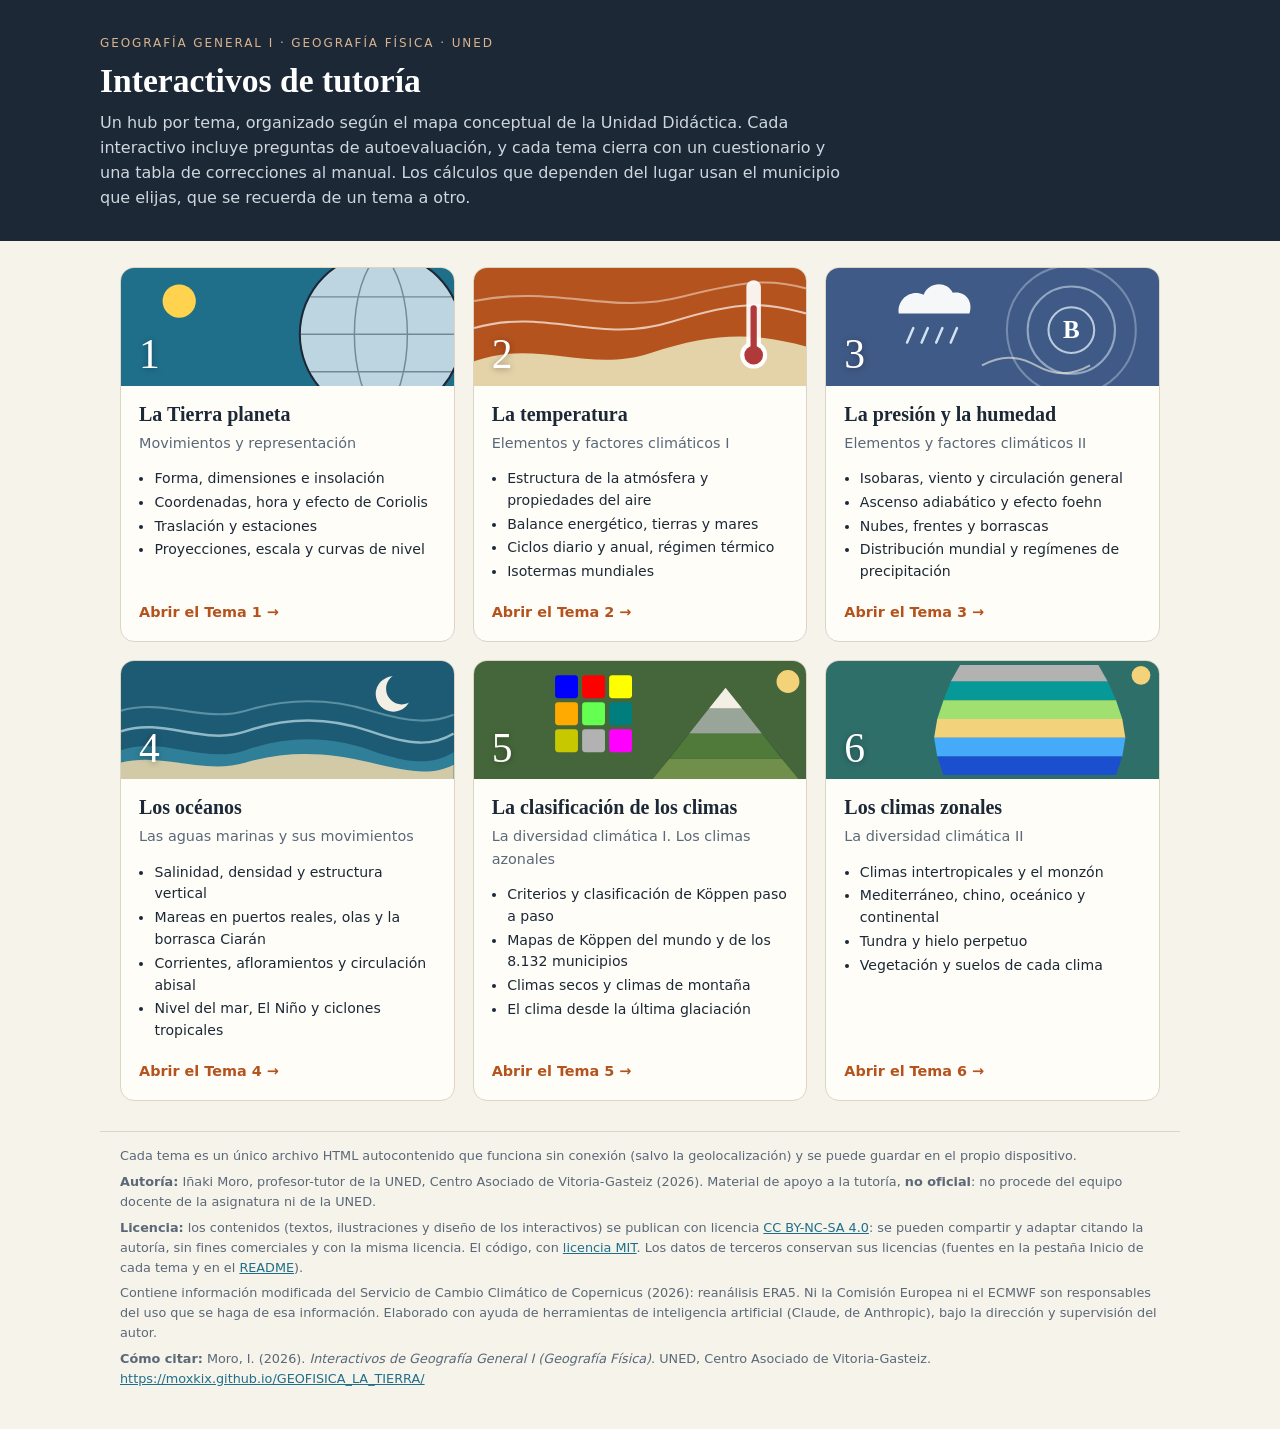
<file: index.html>
<!doctype html>
<html lang="es">
<head>
<meta charset="utf-8">
<meta name="viewport" content="width=device-width,initial-scale=1">
<title>Geografía Física · Interactivos</title>
<meta name="description" content="Interactivos de apoyo a la tutoría de Geografía General I (Geografía Física) del Grado en Geografía e Historia de la UNED, organizados por temas.">
<link rel="icon" href="data:image/svg+xml,%3Csvg xmlns='http://www.w3.org/2000/svg' viewBox='0 0 32 32'%3E%3Ccircle cx='16' cy='16' r='14' fill='%23cfe0ea' stroke='%231c2836' stroke-width='2'/%3E%3Cpath d='M2 16h28M16 2c-6 7-6 21 0 28M16 2c6 7 6 21 0 28' fill='none' stroke='%231c2836' stroke-width='1.5'/%3E%3C/svg%3E">
<meta name="author" content="Iñaki Moro">
<link rel="license" href="https://creativecommons.org/licenses/by-nc-sa/4.0/deed.es">
<meta name="copyright" content="© 2026 Iñaki Moro · contenidos CC BY-NC-SA 4.0 · código MIT">
<script>
  /* Enlaces antiguos al Tema 1 (antes publicado en la raíz): …/#estaciones → tema1/#estaciones */
  (function () {
    var t1 = ['inicio', 'forma', 'insolacion', 'coordenadas', 'hora', 'coriolis', 'estaciones', 'proyecciones', 'escala', 'relieve', 'cuestionario'];
    var h = location.hash.slice(1);
    if (h && t1.indexOf(h) >= 0) location.replace("tema1/index.html#" + h);
  })();
</script>
<style>:root{
  --paper:#f6f3ea; --card:#fffdf8; --ink:#1c2836; --muted:#5a6878; --line:#ddd5c3; --soft:#efe9da;
  --accent:#b4531d; --accent-soft:#f6e3d6; --blue:#1f6f8b; --blue-soft:#dcebf1;
  --ok:#2d7a4c; --ok-soft:#e1f1e6; --bad:#b0393a; --bad-soft:#f7e1df; --warn:#8a6512; --warn-soft:#f6edd2;
  --land:#e4d3a8; --ocean:#cfe0ea;
  --serif:"Iowan Old Style","Palatino Linotype",Palatino,"Book Antiqua",Georgia,serif;
  --sans:system-ui,-apple-system,"Segoe UI",Roboto,"Helvetica Neue",Arial,sans-serif;
  --mono:ui-monospace,"SF Mono",Menlo,Consolas,monospace;
  --r:10px;
}
*{box-sizing:border-box}
html{scroll-behavior:smooth}
body{margin:0;background:var(--paper);color:var(--ink);font:16px/1.55 var(--sans);-webkit-font-smoothing:antialiased}
h1,h2,h3,h4{font-family:var(--serif);font-weight:600;line-height:1.2;margin:0 0 .4em}
h2{font-size:1.7rem} h3{font-size:1.2rem;margin-top:.2em} h4{font-size:1.02rem}
p{margin:.4em 0 .8em}
a{color:var(--blue)}
button,input,select{font:inherit;color:inherit}
small,.small{font-size:.86rem;color:var(--muted)}
.num{font-variant-numeric:tabular-nums}

/* ---------- cabecera ---------- */
header.top{background:var(--ink);color:#f3efe4;padding:14px 20px 0;position:sticky;top:0;z-index:50;box-shadow:0 2px 10px rgba(0,0,0,.15)}
.top-row{display:flex;align-items:center;gap:16px;flex-wrap:wrap;max-width:1280px;margin:0 auto}
.brand{display:flex;flex-direction:column;flex:1;min-width:240px}
.brand .kicker{font-size:.72rem;letter-spacing:.14em;text-transform:uppercase;color:#d9b48f}
.brand .title{font-family:var(--serif);font-size:1.22rem;line-height:1.2}
.place-pill{display:flex;align-items:center;gap:8px;background:rgba(255,255,255,.08);border:1px solid rgba(255,255,255,.18);border-radius:999px;padding:5px 6px 5px 14px;cursor:pointer;color:#f3efe4;max-width:100%}
.place-pill:hover{background:rgba(255,255,255,.14)}
.place-pill .lbl{font-size:.72rem;opacity:.7;text-transform:uppercase;letter-spacing:.08em}
.place-pill b{font-weight:600;white-space:nowrap;overflow:hidden;text-overflow:ellipsis;max-width:240px}
.place-pill .chg{background:#d9b48f;color:var(--ink);border-radius:999px;padding:2px 10px;font-size:.8rem;font-weight:600}
nav.tabs{display:flex;gap:2px;overflow-x:auto;max-width:1280px;margin:12px auto 0;scrollbar-width:thin}
nav.tabs .grp{display:flex;flex-direction:column;flex:none}
nav.tabs .grp-name{font-size:.62rem;letter-spacing:.14em;text-transform:uppercase;color:#d9b48f;padding:0 10px;opacity:.85}
nav.tabs .grp-btns{display:flex;gap:2px}
nav.tabs button{background:transparent;border:0;color:#cfd6df;padding:7px 12px 10px;border-radius:8px 8px 0 0;cursor:pointer;white-space:nowrap;font-size:.93rem}
nav.tabs button:hover{color:#fff;background:rgba(255,255,255,.07)}
nav.tabs button[aria-selected=true]{background:var(--paper);color:var(--ink);font-weight:600}
nav.tabs .sep{width:1px;background:rgba(255,255,255,.15);margin:14px 6px 6px}

main{max-width:1280px;margin:0 auto;padding:22px 20px 60px}
section.tab{display:none}
section.tab.active{display:block;animation:fade .25s ease}
@keyframes fade{from{opacity:0;transform:translateY(4px)}to{opacity:1;transform:none}}

.intro{display:grid;grid-template-columns:1fr auto;gap:12px 24px;align-items:end;border-bottom:2px solid var(--ink);padding-bottom:12px;margin-bottom:18px}
.intro .lead{color:var(--muted);max-width:820px;margin:0}
.intro .ref{font-size:.8rem;color:var(--muted);text-align:right;border-left:3px solid var(--accent);padding-left:10px}
.intro .eyebrow{font-size:.75rem;letter-spacing:.14em;text-transform:uppercase;color:var(--accent);font-weight:600;margin-bottom:4px}

.card{background:var(--card);border:1px solid var(--line);border-radius:var(--r);padding:16px 18px;margin-bottom:18px}
.card>h3:first-child{margin-top:0}
.card .sub{color:var(--muted);font-size:.92rem;margin-top:-.2em}
.grid2{display:grid;grid-template-columns:minmax(0,1.35fr) minmax(0,1fr);gap:18px}
.grid2.even{grid-template-columns:1fr 1fr}
.grid3{display:grid;grid-template-columns:repeat(3,minmax(0,1fr));gap:14px}
@media (max-width:900px){.grid2,.grid2.even,.grid3{grid-template-columns:minmax(0,1fr)}.intro{grid-template-columns:1fr}.intro .ref{text-align:left}}

.viz{position:relative;width:100%}
.viz canvas,.viz svg{display:block;width:100%;height:auto;border-radius:8px}
.viz.framed canvas,.viz.framed svg{border:1px solid var(--line);background:#fff}
.hint{font-size:.82rem;color:var(--muted);margin:6px 0 0}
.hint::before{content:"↳ ";color:var(--accent)}

/* controles */
.ctrl{margin:0 0 12px}
.ctrl label,.ctrl .lab{display:flex;justify-content:space-between;gap:10px;font-size:.88rem;font-weight:600;margin-bottom:3px}
.ctrl label output,.ctrl .lab output{font-family:var(--mono);font-weight:500;color:var(--accent);font-size:.86rem}
input[type=range]{width:100%;accent-color:var(--accent)}
input[type=number],input[type=text],input[type=date],select{border:1px solid var(--line);border-radius:7px;padding:6px 9px;background:#fff;width:100%}
input:focus-visible,select:focus-visible,button:focus-visible{outline:2px solid var(--blue);outline-offset:2px}
.row{display:flex;gap:10px;align-items:center;flex-wrap:wrap}
.row>*{flex:1}
.seg{display:inline-flex;flex-wrap:wrap;border:1px solid var(--line);border-radius:8px;overflow:hidden;background:#fff}
.seg button{border:0;background:transparent;padding:6px 11px;cursor:pointer;font-size:.86rem;border-right:1px solid var(--line)}
.seg button:last-child{border-right:0}
.seg button[aria-pressed=true]{background:var(--ink);color:#fff}
.btn{border:1px solid var(--ink);background:var(--ink);color:#fff;border-radius:8px;padding:7px 14px;cursor:pointer;font-weight:600;font-size:.9rem}
.btn:hover{background:#2c3e53}
.btn.ghost{background:transparent;color:var(--ink)}
.btn.ghost:hover{background:var(--soft)}
.btn.acc{background:var(--accent);border-color:var(--accent)}
.btn.sm{padding:4px 10px;font-size:.82rem}
.chk{display:inline-flex;align-items:center;gap:6px;font-size:.88rem;margin-right:14px;cursor:pointer}
.chk input{accent-color:var(--accent)}

/* lecturas */
.readouts{display:grid;grid-template-columns:repeat(auto-fill,minmax(150px,1fr));gap:8px}
.ro{background:var(--soft);border-radius:8px;padding:8px 10px}
.ro .k{font-size:.72rem;text-transform:uppercase;letter-spacing:.06em;color:var(--muted)}
.ro .v{font-family:var(--serif);font-size:1.25rem;font-variant-numeric:tabular-nums}
.ro .v small{font-family:var(--sans)}
.ro.hl{background:var(--accent-soft)}
.ro.bl{background:var(--blue-soft)}
.formula{font-family:var(--serif);font-style:italic;background:var(--soft);padding:6px 10px;border-radius:6px;display:inline-block}

table.t{width:100%;border-collapse:collapse;font-size:.9rem}
table.t th,table.t td{border-bottom:1px solid var(--line);padding:7px 8px;text-align:left;vertical-align:top}
table.t th{font-size:.75rem;text-transform:uppercase;letter-spacing:.06em;color:var(--muted);font-weight:600}
table.t td.bad{color:var(--bad)} table.t td.good{color:var(--ok);font-weight:600}

/* notas de corrección */
.fix{border-left:4px solid var(--warn);background:var(--warn-soft);border-radius:0 8px 8px 0;padding:10px 14px;margin:0 0 16px;font-size:.92rem}
.fix .fh{font-weight:700;color:var(--warn);font-size:.78rem;text-transform:uppercase;letter-spacing:.08em;margin-bottom:4px}
.fix ul{margin:.2em 0;padding-left:1.2em}
.fix s{color:var(--bad);text-decoration-thickness:1.5px}
.info{border-left:4px solid var(--blue);background:var(--blue-soft);border-radius:0 8px 8px 0;padding:10px 14px;margin:0 0 16px;font-size:.92rem}

/* autoevaluación */
.selfcheck{background:var(--card);border:1px solid var(--line);border-top:4px solid var(--accent);border-radius:var(--r);padding:16px 18px;margin-top:8px}
.selfcheck>h3{display:flex;align-items:center;gap:10px}
.selfcheck>h3 .score{margin-left:auto;font-family:var(--sans);font-size:.85rem;font-weight:600;background:var(--soft);border-radius:999px;padding:3px 12px}
.q{border-top:1px solid var(--line);padding:12px 0}
.q:first-of-type{border-top:0}
.q .qt{font-weight:600;margin-bottom:8px}
.q .qt .n{color:var(--accent);margin-right:6px}
.opts{display:grid;gap:6px}
.opt{display:flex;gap:10px;align-items:flex-start;text-align:left;border:1px solid var(--line);background:#fff;border-radius:8px;padding:8px 11px;cursor:pointer;font-size:.93rem;line-height:1.4}
.opt:hover:not([disabled]){border-color:var(--ink)}
.opt .l{font-weight:700;color:var(--muted);min-width:1.1em}
.opt.ok{background:var(--ok-soft);border-color:var(--ok)}
.opt.ko{background:var(--bad-soft);border-color:var(--bad)}
.opt[disabled]{cursor:default}
.fb{margin-top:8px;font-size:.9rem;padding:8px 11px;border-radius:8px;display:none}
.fb.show{display:block}
.fb.ok{background:var(--ok-soft)} .fb.ko{background:var(--bad-soft)}
.fb b{display:block;margin-bottom:2px}
details.open-q{border:1px solid var(--line);border-radius:8px;padding:8px 12px;margin:8px 0;background:#fff}
details.open-q summary{cursor:pointer;font-weight:600}
details.open-q .ans{margin-top:8px;font-size:.93rem;border-top:1px dashed var(--line);padding-top:8px}

/* buscador municipio */
.modal-bg{position:fixed;inset:0;background:rgba(20,28,40,.55);z-index:100;display:none;align-items:flex-start;justify-content:center;padding:8vh 16px}
.modal-bg.show{display:flex}
.modal{background:var(--card);border-radius:14px;max-width:560px;width:100%;padding:20px 22px;box-shadow:0 20px 50px rgba(0,0,0,.3)}
.modal h3{margin-top:0}
.sugg{list-style:none;margin:8px 0 0;padding:0;border:1px solid var(--line);border-radius:8px;max-height:300px;overflow:auto;background:#fff}
.sugg li{padding:8px 12px;cursor:pointer;border-bottom:1px solid var(--soft);display:flex;justify-content:space-between;gap:10px}
.sugg li:last-child{border-bottom:0}
.sugg li:hover,.sugg li.sel{background:var(--accent-soft)}
.sugg li small{white-space:nowrap}
.modal .alt{display:flex;gap:8px;margin-top:14px;flex-wrap:wrap;align-items:flex-end}
.modal .alt>div{flex:1;min-width:100px}

/* inicio */
.hero{display:grid;grid-template-columns:minmax(0,1fr) minmax(0,2.6fr);gap:18px;align-items:start;margin-bottom:18px}
.toc3{grid-template-columns:repeat(auto-fill,minmax(230px,1fr))}
@media (max-width:900px){.hero{grid-template-columns:1fr}}
.cmap svg{width:100%;height:auto}
.cmap .node{cursor:pointer}
.cmap .node rect{fill:#fff;stroke:var(--ink);stroke-width:1.2;transition:fill .15s}
.cmap .node:hover rect{fill:var(--accent-soft)}
.cmap .node text{font-family:var(--sans);font-size:13.5px;fill:var(--ink);pointer-events:none}
.cmap .node.root rect{fill:var(--ink)} .cmap .node.root text{fill:#fff;font-weight:700}
.cmap .node.hub rect{fill:var(--soft)}
.cmap .node.dis{cursor:default}.cmap .node.dis rect,.cmap .node.dis:hover rect{fill:#f3f0e8;stroke:#b7ae9c;stroke-dasharray:4 3}.cmap .node.dis text{fill:#8a8272}
.cmap .node.ext rect{stroke:var(--blue);stroke-dasharray:5 3}
.cmap .node text.tag{font-size:9.5px;fill:var(--blue);font-weight:700;letter-spacing:.04em}
.tlegend{margin-top:6px}
.wide-svg{overflow-x:auto}
@media (max-width:700px){.wide-svg svg{min-width:640px}}
.chipbar{display:flex;flex-wrap:wrap;gap:6px}
.chipbar .chip{font-family:var(--sans);font-size:.82rem;padding:4px 10px}
.flowtable td.n{text-align:right;font-variant-numeric:tabular-nums;white-space:nowrap}
.cmap .edge{stroke:#8a96a3;stroke-width:1.2;fill:none}
.cmap .tag{font-size:10px;fill:var(--accent);font-weight:700;letter-spacing:.04em}
.toc{display:grid;gap:8px}
.toc a{display:grid;grid-template-columns:32px 1fr;gap:10px;align-items:center;text-decoration:none;color:var(--ink);background:var(--card);border:1px solid var(--line);border-radius:10px;padding:9px 12px}
.toc a:hover{border-color:var(--accent)}
.toc a .i{font-family:var(--serif);font-size:1.3rem;color:var(--accent);text-align:center}
.toc a .d{font-size:.83rem;color:var(--muted)}
footer{border-top:1px solid var(--line);margin-top:30px;padding-top:14px;font-size:.8rem;color:var(--muted)}
.site-foot{max-width:1280px;margin:-30px auto 0;padding:14px 20px 40px;font-size:.78rem;line-height:1.5;color:var(--muted);border-top:1px solid var(--line)}
.site-foot p{margin:0 0 6px}.site-foot a{color:inherit}

.tooltip{position:absolute;pointer-events:none;background:var(--ink);color:#fff;font-size:.8rem;padding:5px 8px;border-radius:6px;white-space:nowrap;transform:translate(-50%,-120%);display:none;z-index:5;font-variant-numeric:tabular-nums}
.badge{display:inline-block;font-size:.72rem;font-weight:700;padding:2px 8px;border-radius:999px;background:var(--soft);color:var(--muted);text-transform:uppercase;letter-spacing:.05em;margin-right:4px}
.badge.c{background:#e2ecf8;color:#24538a}.badge.e{background:#e3f1e3;color:#2d6a3a}.badge.q{background:#f6e7d6;color:#8a4b14}.badge.n{background:#eee;color:#666}
.legend{display:flex;flex-wrap:wrap;gap:12px;font-size:.8rem;color:var(--muted);margin-top:6px}
.legend i{display:inline-block;width:14px;height:4px;border-radius:2px;vertical-align:middle;margin-right:5px}
.kbd{font-family:var(--mono);font-size:.8rem;background:var(--soft);border:1px solid var(--line);border-radius:4px;padding:0 5px}
.clock{font-family:var(--serif);font-size:2rem;font-variant-numeric:tabular-nums;line-height:1}
.pill{display:inline-block;border-radius:999px;padding:2px 10px;font-size:.8rem;font-weight:600}
.pill.ok{background:var(--ok-soft);color:var(--ok)}.pill.ko{background:var(--bad-soft);color:var(--bad)}
.sortlist{display:flex;flex-wrap:wrap;gap:8px;min-height:46px;padding:8px;border:1px dashed var(--line);border-radius:8px;background:#fff}
.chip{border:1px solid var(--ink);border-radius:8px;padding:5px 10px;background:#fff;cursor:pointer;font-family:var(--mono);font-size:.88rem}
.chip.sel{background:var(--ink);color:#fff}
.chip.ok{border-color:var(--ok);background:var(--ok-soft)} .chip.ko{border-color:var(--bad);background:var(--bad-soft)}
.exam-nav{display:flex;gap:10px;align-items:center;justify-content:space-between;flex-wrap:wrap;margin-top:14px}
.result-box{text-align:center;padding:20px;border-radius:12px;background:var(--soft);margin-bottom:12px}
.result-box .big{font-family:var(--serif);font-size:3rem;line-height:1}
@media print{header.top,nav.tabs{display:none}section.tab{display:block!important}}
.brand .kicker .home-link{color:#f3efe4;text-decoration:none;font-weight:700;border-bottom:1px solid rgba(243,239,228,.4)}
.brand .kicker .home-link:hover{border-bottom-color:#f3efe4}
@media (max-width:700px){header.top{position:static}.brand .kicker{font-size:0;letter-spacing:0}.brand .kicker .home-link{font-size:.75rem;letter-spacing:.1em}.brand .title{font-size:1.05rem}main{padding:16px 12px 50px}.site-foot{padding:12px 12px 34px}h2{font-size:1.4rem}.card{padding:14px 12px}}
.ro.wide{grid-column:1/-1}.ro.wide .v{font-size:1.1rem}

/* Köppen (temas 5 y 6) */
.kchip{display:inline-block;font-family:var(--mono);font-weight:700;border-radius:6px;padding:1px 7px;border:1px solid rgba(28,40,54,.25);font-size:.92em;line-height:1.5}
.kchip.big{font-size:1.9rem;padding:2px 14px;border-radius:10px}
.ktrace{list-style:none;counter-reset:k;margin:6px 0 0;padding:0}
.ktrace li{counter-increment:k;position:relative;border-left:3px solid var(--line);padding:5px 0 7px 30px;margin:0}
.ktrace li::before{content:counter(k);position:absolute;left:-12px;top:5px;width:21px;height:21px;border-radius:50%;background:var(--card);border:2px solid var(--line);font-size:.75rem;font-weight:700;text-align:center;line-height:17px;color:var(--muted)}
.ktrace li.yes{border-left-color:var(--ok)}.ktrace li.yes::before{border-color:var(--ok);color:var(--ok)}
.ktrace li .q{font-weight:600;font-size:.9rem}.ktrace li .a{font-size:.86rem;color:var(--muted);font-variant-numeric:tabular-nums}
.optbox{border:1px solid var(--line);border-radius:8px;padding:6px 12px;margin:0 0 14px;background:#fff}
.optbox summary{cursor:pointer;font-weight:600;font-size:.9rem}
.optgrid{display:grid;grid-template-columns:repeat(auto-fit,minmax(230px,1fr));gap:12px;margin-top:10px}
.optgrid .k{font-size:.8rem;font-weight:600;margin-bottom:4px}.optgrid .small{margin:.4em 0 0;font-size:.78rem}
.klegend{display:grid;gap:4px;font-size:.8rem}
.kl-row{display:flex;flex-wrap:wrap;gap:4px;align-items:center}
.kl-g{font-family:var(--serif);font-weight:700;width:18px}
.kl-i{display:inline-flex;align-items:center;gap:4px;border:1px solid var(--line);background:#fff;border-radius:6px;padding:1px 6px;font-family:var(--mono);font-size:.78rem;cursor:pointer}
.kl-i[disabled]{cursor:default}.kl-i.on{border-color:var(--ink);background:var(--soft)}
.kl-i i{display:inline-block;width:12px;height:12px;border-radius:3px;border:1px solid rgba(28,40,54,.3)}
.kletters{font-size:.9rem;color:var(--muted)}.kletters b{font-family:var(--mono);color:var(--ink)}
.vs{display:grid;grid-template-columns:minmax(0,1fr) minmax(0,1fr);gap:14px}@media (max-width:700px){.vs{grid-template-columns:minmax(0,1fr)}}
table.t.mini td,table.t.mini th{padding:3px 4px;font-size:.8rem}
table.t input.cell{width:100%;min-width:44px;padding:2px 4px;font-size:.82rem;text-align:right;font-family:var(--mono)}
/* ---------- Tema 6: climas zonales ---------- */
.kchip.zchip{font-family:var(--sans);font-weight:700;font-size:.82em}
.ccard{display:grid;gap:6px;align-content:start}
.ccard .cc-type{display:flex;gap:6px;align-items:center;flex-wrap:wrap}
.ccard .cc-num{font-size:.84rem;color:var(--muted);font-variant-numeric:tabular-nums}
.zleg{display:flex;flex-wrap:wrap;gap:5px 6px;font-size:.8rem}
.zleg button{display:inline-flex;align-items:center;gap:5px;border:1px solid var(--line);background:#fff;border-radius:6px;padding:2px 7px;cursor:pointer;font-size:.8rem}
.zleg button.on{border-color:var(--ink);background:var(--soft)}
.zleg button i{display:inline-block;width:12px;height:12px;border-radius:3px;border:1px solid rgba(28,40,54,.3)}
.zleg .zg{flex-basis:100%;font-size:.7rem;text-transform:uppercase;letter-spacing:.06em;color:var(--muted);margin-top:2px}
.illu svg{width:100%;height:auto;display:block}
.pairs{display:grid;grid-template-columns:repeat(auto-fit,minmax(min(100%,260px),1fr));gap:14px}
.cmap .edge.thin{stroke-width:.8;opacity:.55}

.portada-head{background:var(--ink);color:#f3efe4;padding:34px 20px 30px}
.portada-head .in{max-width:1080px;margin:0 auto}
.portada-head .kicker{font-size:.75rem;letter-spacing:.16em;text-transform:uppercase;color:#d9b48f}
.portada-head h1{font-size:2.1rem;margin:.25em 0 .3em;color:#fff}
.portada-head p{max-width:760px;color:#cfd6df;margin:0}
.temas{max-width:1080px;margin:26px auto 0;padding:0 20px;display:grid;grid-template-columns:repeat(auto-fill,minmax(320px,1fr));gap:18px}
.tema{display:flex;flex-direction:column;text-decoration:none;color:var(--ink);background:var(--card);border:1px solid var(--line);border-radius:14px;overflow:hidden;transition:transform .15s,border-color .15s,box-shadow .15s}
.tema:hover{transform:translateY(-2px);border-color:var(--accent);box-shadow:0 8px 22px rgba(28,40,54,.08)}
.tema .band{height:118px;position:relative}
.tema .band svg{position:absolute;inset:0;width:100%;height:100%}
.tema .num{position:absolute;left:18px;bottom:10px;font-family:var(--serif);font-size:2.6rem;line-height:1;color:#fff;text-shadow:0 1px 6px rgba(0,0,0,.35)}
.tema .body{padding:16px 18px 18px;display:flex;flex-direction:column;gap:6px;flex:1}
.tema h2{font-size:1.25rem;margin:0}
.tema .sub{color:var(--muted);font-size:.9rem;margin:0}
.tema ul{margin:6px 0 0;padding-left:1.1em;font-size:.88rem;color:var(--ink)}
.tema ul li{margin:2px 0}
.tema .go{margin-top:auto;padding-top:10px;font-weight:700;color:var(--accent);font-size:.9rem}
.portada-foot{max-width:1080px;margin:30px auto 40px;padding:14px 20px 0;font-size:.8rem;color:var(--muted);border-top:1px solid var(--line)}
.portada-foot p{margin:0 0 6px}
</style>
</head>
<body>
<div class="portada-head"><div class="in">
  <div class="kicker">Geografía General I · Geografía Física · UNED</div>
  <h1>Interactivos de tutoría</h1>
  <p>Un hub por tema, organizado según el mapa conceptual de la Unidad Didáctica. Cada interactivo incluye preguntas de autoevaluación, y cada tema cierra con un cuestionario y una tabla de correcciones al manual. Los cálculos que dependen del lugar usan el municipio que elijas, que se recuerda de un tema a otro.</p>
</div></div>

<div class="temas">
  <a class="tema" href="tema1/index.html">
    <div class="band" style="background:#1f6f8b">
      <svg viewBox="0 0 320 118" preserveAspectRatio="xMidYMid slice" aria-hidden="true">
        <circle cx="250" cy="66" r="78" fill="#cfe0ea" opacity=".9"/>
        <path d="M172 66h156M250-12c-34 26-34 130 0 156M250-12c34 26 34 130 0 156M182 30h136M182 102h136" fill="none" stroke="#1c2836" stroke-width="1.4" opacity=".45"/>
        <circle cx="250" cy="66" r="78" fill="none" stroke="#1c2836" stroke-width="2"/>
        <circle cx="56" cy="34" r="16" fill="#ffd34d"/>
      </svg>
      <span class="num">1</span>
    </div>
    <div class="body">
      <h2>La Tierra planeta</h2>
      <p class="sub">Movimientos y representación</p>
      <ul>
        <li>Forma, dimensiones e insolación</li>
        <li>Coordenadas, hora y efecto de Coriolis</li>
        <li>Traslación y estaciones</li>
        <li>Proyecciones, escala y curvas de nivel</li>
      </ul>
      <span class="go">Abrir el Tema 1 →</span>
    </div>
  </a>

  <a class="tema" href="tema2/index.html">
    <div class="band" style="background:#b4531d">
      <svg viewBox="0 0 320 118" preserveAspectRatio="xMidYMid slice" aria-hidden="true">
        <path d="M0 92 C60 70 110 104 170 84 S270 64 320 78 V118 H0Z" fill="#e4d3a8"/>
        <path d="M0 60 C70 40 120 76 190 54 S280 36 320 46" fill="none" stroke="#f6e3d6" stroke-width="2" opacity=".8"/>
        <path d="M0 34 C80 18 130 48 200 30 S290 14 320 22" fill="none" stroke="#f6e3d6" stroke-width="2" opacity=".55"/>
        <rect x="262" y="14" width="14" height="70" rx="7" fill="#fff" opacity=".92"/>
        <circle cx="269" cy="86" r="13" fill="#fff"/>
        <rect x="266" y="38" width="6" height="50" rx="3" fill="#b0393a"/>
        <circle cx="269" cy="86" r="9" fill="#b0393a"/>
      </svg>
      <span class="num">2</span>
    </div>
    <div class="body">
      <h2>La temperatura</h2>
      <p class="sub">Elementos y factores climáticos I</p>
      <ul>
        <li>Estructura de la atmósfera y propiedades del aire</li>
        <li>Balance energético, tierras y mares</li>
        <li>Ciclos diario y anual, régimen térmico</li>
        <li>Isotermas mundiales</li>
      </ul>
      <span class="go">Abrir el Tema 2 →</span>
    </div>
  </a>
  <a class="tema" href="tema3/index.html">
    <div class="band" style="background:#3f5a86">
      <svg viewBox="0 0 320 118" preserveAspectRatio="xMidYMid slice" aria-hidden="true">
        <circle cx="236" cy="62" r="62" fill="none" stroke="#d6e6f2" stroke-width="2" opacity=".35"/>
        <circle cx="236" cy="62" r="42" fill="none" stroke="#d6e6f2" stroke-width="2" opacity=".55"/>
        <circle cx="236" cy="62" r="22" fill="none" stroke="#d6e6f2" stroke-width="2" opacity=".8"/>
        <text x="236" y="70" text-anchor="middle" font-family="Georgia,serif" font-size="24" font-weight="700" fill="#fff">B</text>
        <path d="M70 46c-2-14 12-24 24-18 4-12 22-14 28-2 12-2 20 8 16 20H74c-4 0-4 0-4 0z" fill="#fff" opacity=".95"/>
        <path d="M84 60l-6 14M98 60l-6 14M112 60l-6 14M126 60l-6 14" stroke="#cfe3f3" stroke-width="2.4" stroke-linecap="round"/>
        <path d="M150 96c18-10 34-10 52 0s34 10 52 0" fill="none" stroke="#f3efe4" stroke-width="2" opacity=".6"/>
      </svg>
      <span class="num">3</span>
    </div>
    <div class="body">
      <h2>La presión y la humedad</h2>
      <p class="sub">Elementos y factores climáticos II</p>
      <ul>
        <li>Isobaras, viento y circulación general</li>
        <li>Ascenso adiabático y efecto foehn</li>
        <li>Nubes, frentes y borrascas</li>
        <li>Distribución mundial y regímenes de precipitación</li>
      </ul>
      <span class="go">Abrir el Tema 3 →</span>
    </div>
  </a>
  <a class="tema" href="tema4/index.html">
    <div class="band" style="background:#1d5a73">
      <svg viewBox="0 0 320 118" preserveAspectRatio="xMidYMid slice" aria-hidden="true">
        <circle cx="262" cy="34" r="17" fill="#f3efe4"/>
        <circle cx="270" cy="29" r="15" fill="#1d5a73"/>
        <path d="M0 50 C40 38 80 62 120 50 S200 38 240 50 S300 62 320 54" fill="none" stroke="#9fd0e0" stroke-width="2" opacity=".45"/>
        <path d="M0 70 C40 56 80 84 120 70 S200 56 240 70 S300 84 320 72" fill="none" stroke="#bfe2ec" stroke-width="2.4" opacity=".7"/>
        <path d="M0 88 C40 74 80 102 120 88 S200 74 240 88 S300 102 320 90 V118 H0Z" fill="#2f7f99"/>
        <path d="M0 100 C40 90 80 112 120 100 S200 90 240 100 S300 112 320 102 V118 H0Z" fill="#e4d3a8" opacity=".9"/>
      </svg>
      <span class="num">4</span>
    </div>
    <div class="body">
      <h2>Los océanos</h2>
      <p class="sub">Las aguas marinas y sus movimientos</p>
      <ul>
        <li>Salinidad, densidad y estructura vertical</li>
        <li>Mareas en puertos reales, olas y la borrasca Ciarán</li>
        <li>Corrientes, afloramientos y circulación abisal</li>
        <li>Nivel del mar, El Niño y ciclones tropicales</li>
      </ul>
      <span class="go">Abrir el Tema 4 →</span>
    </div>
  </a>
  <a class="tema" href="tema5/index.html">
    <div class="band" style="background:#45663a">
      <svg viewBox="0 0 320 118" preserveAspectRatio="xMidYMid slice" aria-hidden="true">
        <rect x="78" y="16" width="22" height="22" rx="3" fill="#0000ff"/>
        <rect x="104" y="16" width="22" height="22" rx="3" fill="#ff0000"/>
        <rect x="130" y="16" width="22" height="22" rx="3" fill="#ffff00"/>
        <rect x="78" y="42" width="22" height="22" rx="3" fill="#ffaa00"/>
        <rect x="104" y="42" width="22" height="22" rx="3" fill="#64ff50"/>
        <rect x="130" y="42" width="22" height="22" rx="3" fill="#007d7d"/>
        <rect x="78" y="68" width="22" height="22" rx="3" fill="#c8c800"/>
        <rect x="104" y="68" width="22" height="22" rx="3" fill="#b2b2b2"/>
        <rect x="130" y="68" width="22" height="22" rx="3" fill="#ff00ff"/>
        <path d="M170 118 L242 28 L314 118Z" fill="#2f4a28"/>
        <path d="M188 96 L296 96 L314 118 L170 118Z" fill="#6f8f4a"/>
        <path d="M207 72 L277 72 L296 96 L188 96Z" fill="#4f7a3a"/>
        <path d="M226 48 L258 48 L277 72 L207 72Z" fill="#9aa59a"/>
        <path d="M242 28 L258 48 L226 48Z" fill="#f3efe4"/>
        <circle cx="302" cy="22" r="11" fill="#f3d27a"/>
      </svg>
      <span class="num">5</span>
    </div>
    <div class="body">
      <h2>La clasificación de los climas</h2>
      <p class="sub">La diversidad climática I. Los climas azonales</p>
      <ul>
        <li>Criterios y clasificación de Köppen paso a paso</li>
        <li>Mapas de Köppen del mundo y de los 8.132 municipios</li>
        <li>Climas secos y climas de montaña</li>
        <li>El clima desde la última glaciación</li>
      </ul>
      <span class="go">Abrir el Tema 5 →</span>
    </div>
  </a>
  <a class="tema" href="tema6/index.html">
    <div class="band" style="background:#2f6f6a">
      <svg viewBox="0 0 320 118" preserveAspectRatio="xMidYMid slice" aria-hidden="true">
        <path d="M129 6 L262 6 L271 22 L120 22Z" fill="#b2b2b2"/>
        <path d="M120 22 L271 22 L279 40 L113 40Z" fill="#00a0a0" opacity=".85"/>
        <path d="M113 40 L279 40 L285 58 L107 58Z" fill="#9fe070"/>
        <path d="M107 58 L285 58 L288 76 L104 76Z" fill="#f2d27a"/>
        <path d="M104 76 L288 76 L285 94 L107 94Z" fill="#46aafa"/>
        <path d="M107 94 L285 94 L279 112 L113 112Z" fill="#1a4fd0"/>
        <circle cx="303" cy="16" r="9" fill="#f3d27a"/>
      </svg>
      <span class="num">6</span>
    </div>
    <div class="body">
      <h2>Los climas zonales</h2>
      <p class="sub">La diversidad climática II</p>
      <ul>
        <li>Climas intertropicales y el monzón</li>
        <li>Mediterráneo, chino, oceánico y continental</li>
        <li>Tundra y hielo perpetuo</li>
        <li>Vegetación y suelos de cada clima</li>
      </ul>
      <span class="go">Abrir el Tema 6 →</span>
    </div>
  </a>
</div>

<footer class="portada-foot">
<p>Cada tema es un único archivo HTML autocontenido que funciona sin conexión (salvo la geolocalización) y se puede guardar en el propio dispositivo.</p>
<p><b>Autoría:</b> Iñaki Moro, profesor-tutor de la UNED, Centro Asociado de Vitoria-Gasteiz (2026). Material de apoyo a la tutoría, <b>no oficial</b>: no procede del equipo docente de la asignatura ni de la UNED.</p>
<p><b>Licencia:</b> los contenidos (textos, ilustraciones y diseño de los interactivos) se publican con licencia <a rel="license noopener" href="https://creativecommons.org/licenses/by-nc-sa/4.0/deed.es" target="_blank">CC BY-NC-SA 4.0</a>: se pueden compartir y adaptar citando la autoría, sin fines comerciales y con la misma licencia. El código, con <a href="https://github.com/Moxkix/GEOFISICA_LA_TIERRA/blob/main/LICENSE" target="_blank" rel="noopener">licencia MIT</a>. Los datos de terceros conservan sus licencias (fuentes en la pestaña Inicio de cada tema y en el <a href="https://github.com/Moxkix/GEOFISICA_LA_TIERRA#datos-y-licencias" target="_blank" rel="noopener">README</a>).</p>
<p>Contiene información modificada del Servicio de Cambio Climático de Copernicus (2026): reanálisis ERA5. Ni la Comisión Europea ni el ECMWF son responsables del uso que se haga de esa información. Elaborado con ayuda de herramientas de inteligencia artificial (Claude, de Anthropic), bajo la dirección y supervisión del autor.</p>
<p><b>Cómo citar:</b> Moro, I. (2026). <i>Interactivos de Geografía General I (Geografía Física)</i>. UNED, Centro Asociado de Vitoria-Gasteiz. <a href="https://moxkix.github.io/GEOFISICA_LA_TIERRA/">https://moxkix.github.io/GEOFISICA_LA_TIERRA/</a></p>
</footer>
</body>
</html>
</file>
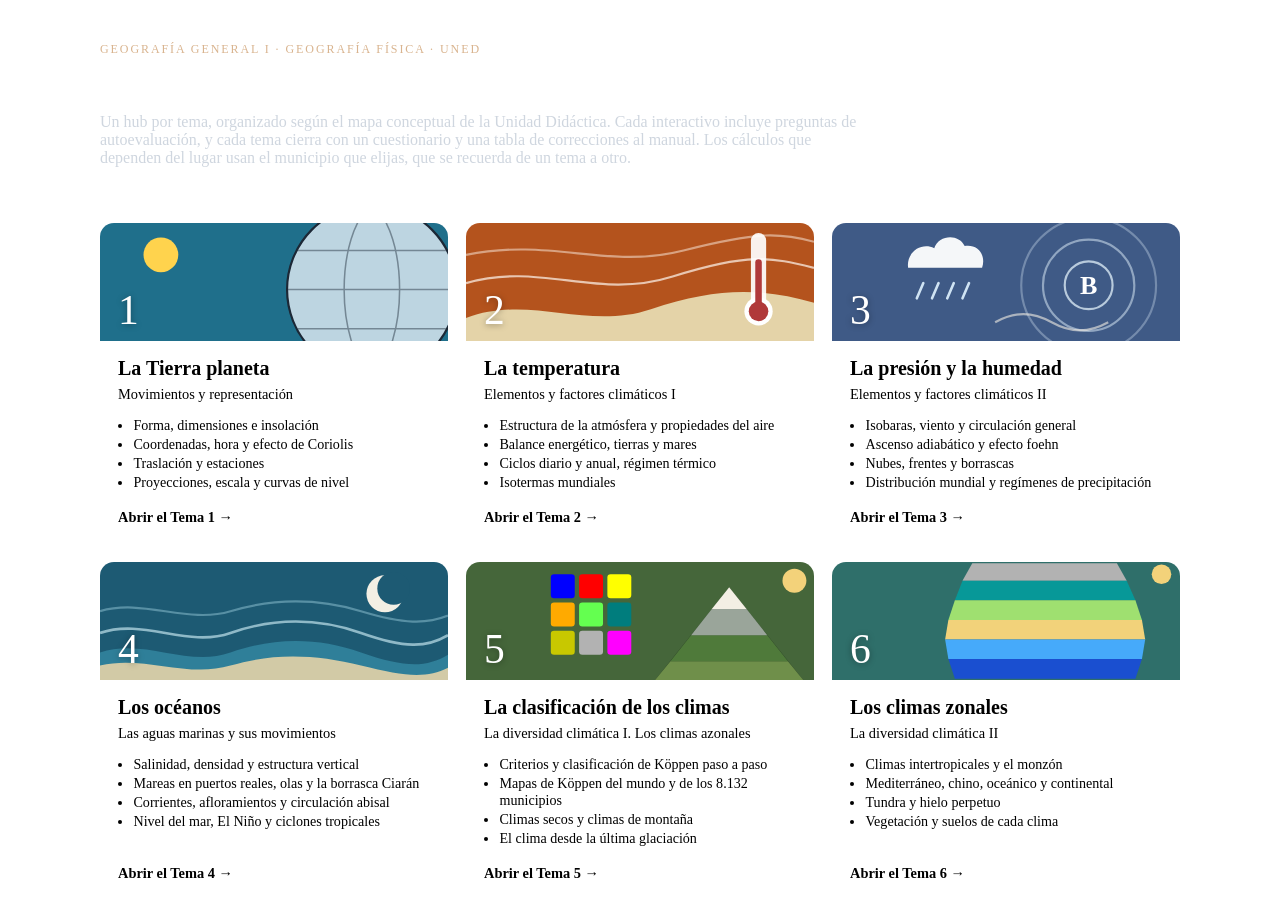
<file: src/portada.html>
<!doctype html>
<html lang="es">
<head>
<meta charset="utf-8">
<meta name="viewport" content="width=device-width,initial-scale=1">
<title>Geografía Física · Interactivos</title>
<meta name="description" content="Interactivos de apoyo a la tutoría de Geografía General I (Geografía Física) del Grado en Geografía e Historia de la UNED, organizados por temas.">
<link rel="icon" href="ICON_HREF">
<!--META-->
<script>
  /* Enlaces antiguos al Tema 1 (antes publicado en la raíz): …/#estaciones → tema1/#estaciones */
  (function () {
    var t1 = ['inicio', 'forma', 'insolacion', 'coordenadas', 'hora', 'coriolis', 'estaciones', 'proyecciones', 'escala', 'relieve', 'cuestionario'];
    var h = location.hash.slice(1);
    if (h && t1.indexOf(h) >= 0) location.replace("tema1/index.html#" + h);
  })();
</script>
<style>/*CSS*/
.portada-head{background:var(--ink);color:#f3efe4;padding:34px 20px 30px}
.portada-head .in{max-width:1080px;margin:0 auto}
.portada-head .kicker{font-size:.75rem;letter-spacing:.16em;text-transform:uppercase;color:#d9b48f}
.portada-head h1{font-size:2.1rem;margin:.25em 0 .3em;color:#fff}
.portada-head p{max-width:760px;color:#cfd6df;margin:0}
.temas{max-width:1080px;margin:26px auto 0;padding:0 20px;display:grid;grid-template-columns:repeat(auto-fill,minmax(320px,1fr));gap:18px}
.tema{display:flex;flex-direction:column;text-decoration:none;color:var(--ink);background:var(--card);border:1px solid var(--line);border-radius:14px;overflow:hidden;transition:transform .15s,border-color .15s,box-shadow .15s}
.tema:hover{transform:translateY(-2px);border-color:var(--accent);box-shadow:0 8px 22px rgba(28,40,54,.08)}
.tema .band{height:118px;position:relative}
.tema .band svg{position:absolute;inset:0;width:100%;height:100%}
.tema .num{position:absolute;left:18px;bottom:10px;font-family:var(--serif);font-size:2.6rem;line-height:1;color:#fff;text-shadow:0 1px 6px rgba(0,0,0,.35)}
.tema .body{padding:16px 18px 18px;display:flex;flex-direction:column;gap:6px;flex:1}
.tema h2{font-size:1.25rem;margin:0}
.tema .sub{color:var(--muted);font-size:.9rem;margin:0}
.tema ul{margin:6px 0 0;padding-left:1.1em;font-size:.88rem;color:var(--ink)}
.tema ul li{margin:2px 0}
.tema .go{margin-top:auto;padding-top:10px;font-weight:700;color:var(--accent);font-size:.9rem}
.portada-foot{max-width:1080px;margin:30px auto 40px;padding:14px 20px 0;font-size:.8rem;color:var(--muted);border-top:1px solid var(--line)}
.portada-foot p{margin:0 0 6px}
</style>
</head>
<body>
<div class="portada-head"><div class="in">
  <div class="kicker">Geografía General I · Geografía Física · UNED</div>
  <h1>Interactivos de tutoría</h1>
  <p>Un hub por tema, organizado según el mapa conceptual de la Unidad Didáctica. Cada interactivo incluye preguntas de autoevaluación, y cada tema cierra con un cuestionario y una tabla de correcciones al manual. Los cálculos que dependen del lugar usan el municipio que elijas, que se recuerda de un tema a otro.</p>
</div></div>

<div class="temas">
  <a class="tema" href="tema1/index.html">
    <div class="band" style="background:#1f6f8b">
      <svg viewBox="0 0 320 118" preserveAspectRatio="xMidYMid slice" aria-hidden="true">
        <circle cx="250" cy="66" r="78" fill="#cfe0ea" opacity=".9"/>
        <path d="M172 66h156M250-12c-34 26-34 130 0 156M250-12c34 26 34 130 0 156M182 30h136M182 102h136" fill="none" stroke="#1c2836" stroke-width="1.4" opacity=".45"/>
        <circle cx="250" cy="66" r="78" fill="none" stroke="#1c2836" stroke-width="2"/>
        <circle cx="56" cy="34" r="16" fill="#ffd34d"/>
      </svg>
      <span class="num">1</span>
    </div>
    <div class="body">
      <h2>La Tierra planeta</h2>
      <p class="sub">Movimientos y representación</p>
      <ul>
        <li>Forma, dimensiones e insolación</li>
        <li>Coordenadas, hora y efecto de Coriolis</li>
        <li>Traslación y estaciones</li>
        <li>Proyecciones, escala y curvas de nivel</li>
      </ul>
      <span class="go">Abrir el Tema 1 →</span>
    </div>
  </a>

  <a class="tema" href="tema2/index.html">
    <div class="band" style="background:#b4531d">
      <svg viewBox="0 0 320 118" preserveAspectRatio="xMidYMid slice" aria-hidden="true">
        <path d="M0 92 C60 70 110 104 170 84 S270 64 320 78 V118 H0Z" fill="#e4d3a8"/>
        <path d="M0 60 C70 40 120 76 190 54 S280 36 320 46" fill="none" stroke="#f6e3d6" stroke-width="2" opacity=".8"/>
        <path d="M0 34 C80 18 130 48 200 30 S290 14 320 22" fill="none" stroke="#f6e3d6" stroke-width="2" opacity=".55"/>
        <rect x="262" y="14" width="14" height="70" rx="7" fill="#fff" opacity=".92"/>
        <circle cx="269" cy="86" r="13" fill="#fff"/>
        <rect x="266" y="38" width="6" height="50" rx="3" fill="#b0393a"/>
        <circle cx="269" cy="86" r="9" fill="#b0393a"/>
      </svg>
      <span class="num">2</span>
    </div>
    <div class="body">
      <h2>La temperatura</h2>
      <p class="sub">Elementos y factores climáticos I</p>
      <ul>
        <li>Estructura de la atmósfera y propiedades del aire</li>
        <li>Balance energético, tierras y mares</li>
        <li>Ciclos diario y anual, régimen térmico</li>
        <li>Isotermas mundiales</li>
      </ul>
      <span class="go">Abrir el Tema 2 →</span>
    </div>
  </a>
  <a class="tema" href="tema3/index.html">
    <div class="band" style="background:#3f5a86">
      <svg viewBox="0 0 320 118" preserveAspectRatio="xMidYMid slice" aria-hidden="true">
        <circle cx="236" cy="62" r="62" fill="none" stroke="#d6e6f2" stroke-width="2" opacity=".35"/>
        <circle cx="236" cy="62" r="42" fill="none" stroke="#d6e6f2" stroke-width="2" opacity=".55"/>
        <circle cx="236" cy="62" r="22" fill="none" stroke="#d6e6f2" stroke-width="2" opacity=".8"/>
        <text x="236" y="70" text-anchor="middle" font-family="Georgia,serif" font-size="24" font-weight="700" fill="#fff">B</text>
        <path d="M70 46c-2-14 12-24 24-18 4-12 22-14 28-2 12-2 20 8 16 20H74c-4 0-4 0-4 0z" fill="#fff" opacity=".95"/>
        <path d="M84 60l-6 14M98 60l-6 14M112 60l-6 14M126 60l-6 14" stroke="#cfe3f3" stroke-width="2.4" stroke-linecap="round"/>
        <path d="M150 96c18-10 34-10 52 0s34 10 52 0" fill="none" stroke="#f3efe4" stroke-width="2" opacity=".6"/>
      </svg>
      <span class="num">3</span>
    </div>
    <div class="body">
      <h2>La presión y la humedad</h2>
      <p class="sub">Elementos y factores climáticos II</p>
      <ul>
        <li>Isobaras, viento y circulación general</li>
        <li>Ascenso adiabático y efecto foehn</li>
        <li>Nubes, frentes y borrascas</li>
        <li>Distribución mundial y regímenes de precipitación</li>
      </ul>
      <span class="go">Abrir el Tema 3 →</span>
    </div>
  </a>
  <a class="tema" href="tema4/index.html">
    <div class="band" style="background:#1d5a73">
      <svg viewBox="0 0 320 118" preserveAspectRatio="xMidYMid slice" aria-hidden="true">
        <circle cx="262" cy="34" r="17" fill="#f3efe4"/>
        <circle cx="270" cy="29" r="15" fill="#1d5a73"/>
        <path d="M0 50 C40 38 80 62 120 50 S200 38 240 50 S300 62 320 54" fill="none" stroke="#9fd0e0" stroke-width="2" opacity=".45"/>
        <path d="M0 70 C40 56 80 84 120 70 S200 56 240 70 S300 84 320 72" fill="none" stroke="#bfe2ec" stroke-width="2.4" opacity=".7"/>
        <path d="M0 88 C40 74 80 102 120 88 S200 74 240 88 S300 102 320 90 V118 H0Z" fill="#2f7f99"/>
        <path d="M0 100 C40 90 80 112 120 100 S200 90 240 100 S300 112 320 102 V118 H0Z" fill="#e4d3a8" opacity=".9"/>
      </svg>
      <span class="num">4</span>
    </div>
    <div class="body">
      <h2>Los océanos</h2>
      <p class="sub">Las aguas marinas y sus movimientos</p>
      <ul>
        <li>Salinidad, densidad y estructura vertical</li>
        <li>Mareas en puertos reales, olas y la borrasca Ciarán</li>
        <li>Corrientes, afloramientos y circulación abisal</li>
        <li>Nivel del mar, El Niño y ciclones tropicales</li>
      </ul>
      <span class="go">Abrir el Tema 4 →</span>
    </div>
  </a>
  <a class="tema" href="tema5/index.html">
    <div class="band" style="background:#45663a">
      <svg viewBox="0 0 320 118" preserveAspectRatio="xMidYMid slice" aria-hidden="true">
        <rect x="78" y="16" width="22" height="22" rx="3" fill="#0000ff"/>
        <rect x="104" y="16" width="22" height="22" rx="3" fill="#ff0000"/>
        <rect x="130" y="16" width="22" height="22" rx="3" fill="#ffff00"/>
        <rect x="78" y="42" width="22" height="22" rx="3" fill="#ffaa00"/>
        <rect x="104" y="42" width="22" height="22" rx="3" fill="#64ff50"/>
        <rect x="130" y="42" width="22" height="22" rx="3" fill="#007d7d"/>
        <rect x="78" y="68" width="22" height="22" rx="3" fill="#c8c800"/>
        <rect x="104" y="68" width="22" height="22" rx="3" fill="#b2b2b2"/>
        <rect x="130" y="68" width="22" height="22" rx="3" fill="#ff00ff"/>
        <path d="M170 118 L242 28 L314 118Z" fill="#2f4a28"/>
        <path d="M188 96 L296 96 L314 118 L170 118Z" fill="#6f8f4a"/>
        <path d="M207 72 L277 72 L296 96 L188 96Z" fill="#4f7a3a"/>
        <path d="M226 48 L258 48 L277 72 L207 72Z" fill="#9aa59a"/>
        <path d="M242 28 L258 48 L226 48Z" fill="#f3efe4"/>
        <circle cx="302" cy="22" r="11" fill="#f3d27a"/>
      </svg>
      <span class="num">5</span>
    </div>
    <div class="body">
      <h2>La clasificación de los climas</h2>
      <p class="sub">La diversidad climática I. Los climas azonales</p>
      <ul>
        <li>Criterios y clasificación de Köppen paso a paso</li>
        <li>Mapas de Köppen del mundo y de los 8.132 municipios</li>
        <li>Climas secos y climas de montaña</li>
        <li>El clima desde la última glaciación</li>
      </ul>
      <span class="go">Abrir el Tema 5 →</span>
    </div>
  </a>
  <a class="tema" href="tema6/index.html">
    <div class="band" style="background:#2f6f6a">
      <svg viewBox="0 0 320 118" preserveAspectRatio="xMidYMid slice" aria-hidden="true">
        <path d="M129 6 L262 6 L271 22 L120 22Z" fill="#b2b2b2"/>
        <path d="M120 22 L271 22 L279 40 L113 40Z" fill="#00a0a0" opacity=".85"/>
        <path d="M113 40 L279 40 L285 58 L107 58Z" fill="#9fe070"/>
        <path d="M107 58 L285 58 L288 76 L104 76Z" fill="#f2d27a"/>
        <path d="M104 76 L288 76 L285 94 L107 94Z" fill="#46aafa"/>
        <path d="M107 94 L285 94 L279 112 L113 112Z" fill="#1a4fd0"/>
        <circle cx="303" cy="16" r="9" fill="#f3d27a"/>
      </svg>
      <span class="num">6</span>
    </div>
    <div class="body">
      <h2>Los climas zonales</h2>
      <p class="sub">La diversidad climática II</p>
      <ul>
        <li>Climas intertropicales y el monzón</li>
        <li>Mediterráneo, chino, oceánico y continental</li>
        <li>Tundra y hielo perpetuo</li>
        <li>Vegetación y suelos de cada clima</li>
      </ul>
      <span class="go">Abrir el Tema 6 →</span>
    </div>
  </a>
</div>

<!--PIE-->
</body>
</html>
</file>
